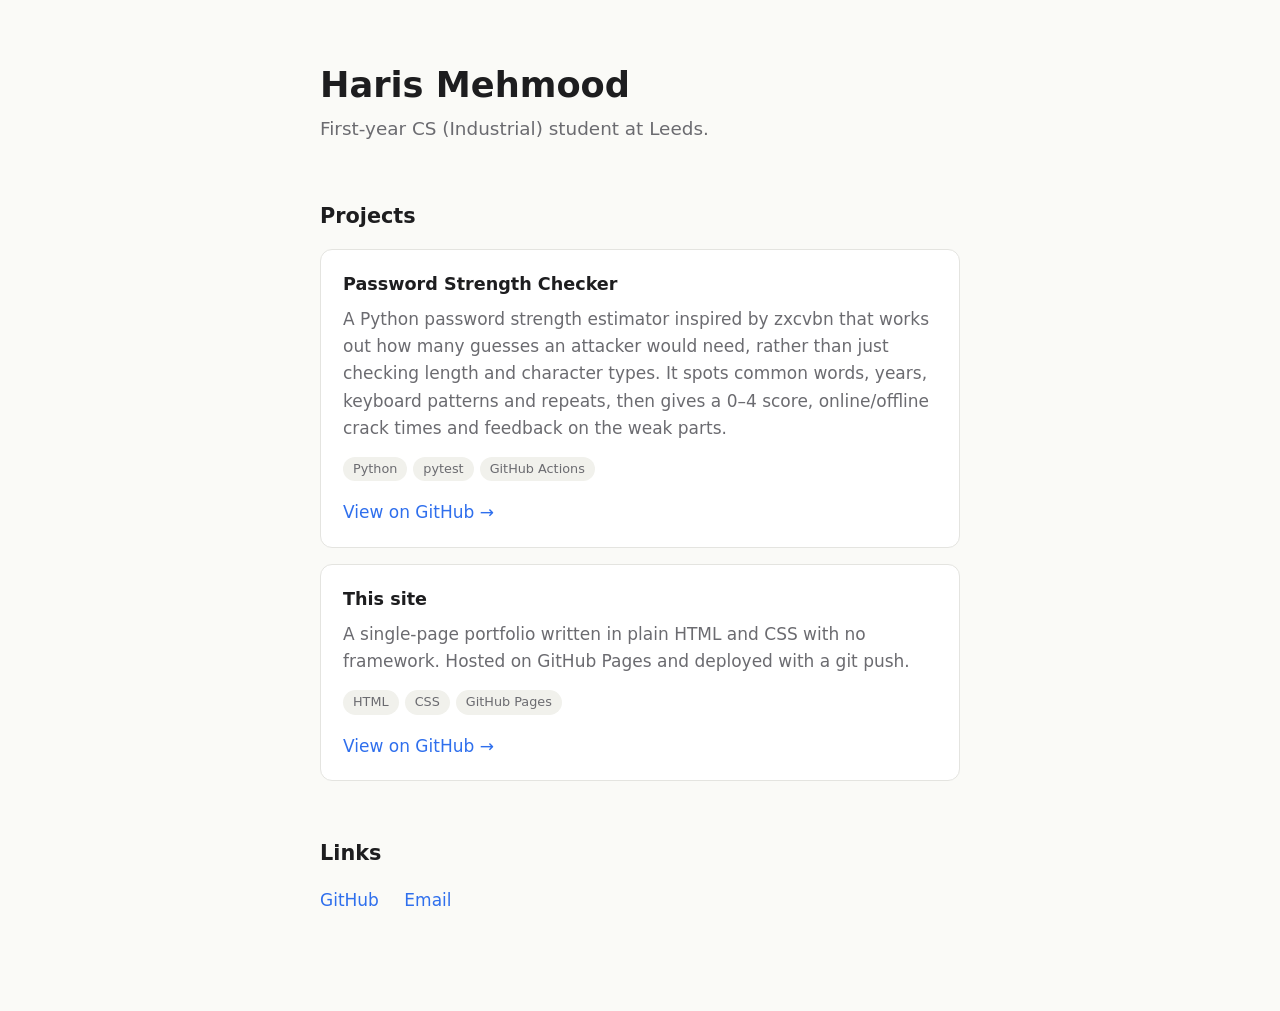
<file: index.html>
<!DOCTYPE html>
<html lang="en">
<head>
  <meta charset="UTF-8">
  <meta name="viewport" content="width=device-width, initial-scale=1.0">
  <title>Haris Mehmood</title>
  <meta name="description" content="Haris Mehmood – first-year CS (Industrial) student at Leeds.">
  <link rel="stylesheet" href="style.css">
</head>
<body>
  <main class="container">

    <!-- 1. Header -->
    <header>
      <h1>Haris Mehmood</h1>
      <p class="intro">First-year CS (Industrial) student at Leeds.</p>
    </header>

    <!-- 2. Projects: copy a .card block to add one -->
    <section>
      <h2>Projects</h2>

      <article class="card">
        <h3>Password Strength Checker</h3>
        <p>
          A Python password strength estimator inspired by zxcvbn that works out how many
          guesses an attacker would need, rather than just checking length and character types.
          It spots common words, years, keyboard patterns and repeats, then gives a 0–4 score,
          online/offline crack times and feedback on the weak parts.
        </p>
        <div class="tags"><span>Python</span><span>pytest</span><span>GitHub Actions</span></div>
        <a href="https://github.com/haris-221/password-strength-checker">View on GitHub →</a>
      </article>

      <!-- Week 8: uncomment and fill in once the HTB write-up repo exists
      <article class="card">
        <h3>Hack The Box Write-up: MACHINE NAME</h3>
        <p>
          ONE SENTENCE ON THE MACHINE. ONE SENTENCE ON HOW YOU GOT IN / WHAT YOU LEARNED.
        </p>
        <div class="tags"><span>Linux</span><span>Nmap</span><span>TOOL</span></div>
        <a href="https://github.com/haris-221/REPO-NAME">View on GitHub →</a>
      </article>
      -->

      <article class="card">
        <h3>This site</h3>
        <p>
          A single-page portfolio written in plain HTML and CSS with no framework.
          Hosted on GitHub Pages and deployed with a git push.
        </p>
        <div class="tags"><span>HTML</span><span>CSS</span><span>GitHub Pages</span></div>
        <a href="https://github.com/haris-221/haris-221.github.io">View on GitHub →</a>
      </article>
    </section>

    <!-- 3. Links -->
    <section>
      <h2>Links</h2>
      <p class="links">
        <a href="https://github.com/haris-221">GitHub</a>
        <!-- <a href="https://www.linkedin.com/in/YOUR-LINKEDIN">LinkedIn</a> -->
        <a href="mailto:harismehmood850@gmail.com">Email</a>
      </p>
    </section>

  </main>
</body>
</html>
</file>
<file: style.css>
/* Colours: light by default, dark if the device prefers it */
:root {
  --bg: #fafaf7;
  --surface: #ffffff;
  --text: #1d1d1f;
  --muted: #6b6b70;
  --accent: #2f6fed;
  --border: #e4e4e0;
  --tag-bg: #f1f1ec;
  font-family: system-ui, -apple-system, "Segoe UI", sans-serif;
}

@media (prefers-color-scheme: dark) {
  :root {
    --bg: #121214;
    --surface: #1b1b1f;
    --text: #ececec;
    --muted: #9a9aa2;
    --accent: #7aa2ff;
    --border: #2a2a30;
    --tag-bg: #24242a;
  }
}

* { box-sizing: border-box; }

body {
  margin: 0;
  background: var(--bg);
  color: var(--text);
  font-size: 17px;
  line-height: 1.6;
}

.container {
  max-width: 680px;
  margin: 0 auto;
  padding: 64px 20px 80px;
}

a { color: var(--accent); text-decoration: none; }
a:hover { text-decoration: underline; }

h1 { font-size: 2.2rem; line-height: 1.2; margin: 0 0 8px; }
h2 { font-size: 1.3rem; margin: 56px 0 16px; }
h3 { font-size: 1.1rem; margin: 0 0 8px; }

.intro { font-size: 1.15rem; color: var(--muted); margin: 0; }

.card {
  background: var(--surface);
  border: 1px solid var(--border);
  border-radius: 12px;
  padding: 20px 22px;
  margin-bottom: 16px;
}
.card p { margin: 0 0 12px; color: var(--muted); }

.tags { margin-bottom: 12px; }
.tags span {
  display: inline-block;
  font-size: 0.8rem;
  padding: 2px 10px;
  margin: 0 6px 6px 0;
  border-radius: 999px;
  background: var(--tag-bg);
  color: var(--muted);
}

.links a { margin-right: 20px; }

/* Phones */
@media (max-width: 480px) {
  .container { padding-top: 40px; }
  h1 { font-size: 1.8rem; }
  .card { padding: 16px 18px; }
}
</file>
